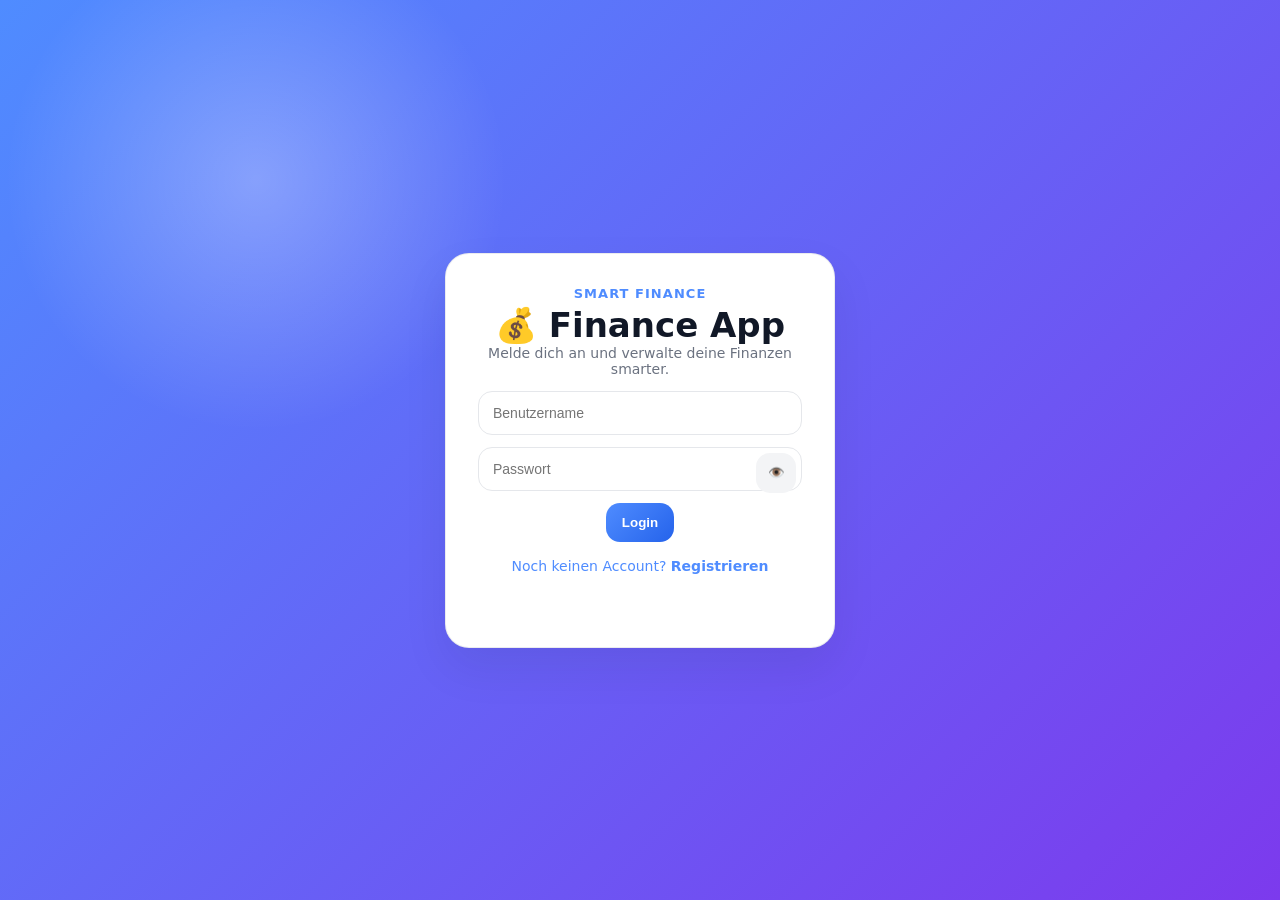
<file: login.html>
<!DOCTYPE html>
<html lang="de">
<head><meta charset="UTF-8" /><meta name="viewport" content="width=device-width, initial-scale=1.0" /><title>Login | Finance App</title><link rel="stylesheet" href="styles.css" /></head>
<body class="login-body">
  <section class="auth-card"><p class="eyebrow">Smart Finance</p><h1>💰 Finance App</h1><p class="auth-subtitle">Melde dich an und verwalte deine Finanzen smarter.</p><input id="login-username" placeholder="Benutzername" autocomplete="username" /><div class="password-row"><input id="login-password" type="password" placeholder="Passwort" autocomplete="current-password" /><button type="button" onclick="togglePassword('login-password')">👁️</button></div><button class="primary-btn" onclick="login()">Login</button><p class="switch-link" onclick="openRegister()">Noch keinen Account? <b>Registrieren</b></p><p id="msg" class="message"></p></section>
  <div id="register-modal" class="modal hidden"><div class="modal-content"><button class="close-btn" onclick="closeRegister()">×</button><h2>Account erstellen</h2><p class="auth-subtitle">Registriere dich kostenlos.</p><input id="register-username" placeholder="Benutzername" autocomplete="username" /><div class="password-row"><input id="register-password" type="password" placeholder="Passwort" autocomplete="new-password" /><button type="button" onclick="togglePassword('register-password')">👁️</button></div><div class="password-row"><input id="confirm-password" type="password" placeholder="Passwort bestätigen" autocomplete="new-password" /><button type="button" onclick="togglePassword('confirm-password')">👁️</button></div><div class="strength-bar"><div id="strength-fill"></div></div><p id="strength-text" class="message"></p><button class="primary-btn" onclick="register()">Register Now</button></div></div>
  <div id="app-transition" class="app-transition hidden"><div class="transition-box"><div class="spinner"></div><p>Dashboard wird geladen...</p></div></div>
  <script src="login.js"></script>
</body>
</html>
</file>
<file: styles.css>
*{box-sizing:border-box}:root{--bg:#f4f7fb;--card:#fff;--text:#111827;--muted:#6b7280;--primary:#4f8cff;--primary-dark:#2563eb;--green:#22c55e;--red:#ef4444;--border:#e5e7eb;--shadow:0 20px 45px rgba(15,23,42,.08)}body{margin:0;font-family:Inter,"Segoe UI",system-ui,sans-serif;color:var(--text)}.dashboard-body{background:radial-gradient(circle at top left,rgba(79,140,255,.16),transparent 34%),var(--bg)}.app-shell{max-width:1180px;margin:0 auto;padding:28px}.topbar{display:flex;align-items:center;justify-content:space-between;margin-bottom:24px}.eyebrow{color:var(--primary);font-weight:700;font-size:13px;margin:0 0 4px;text-transform:uppercase;letter-spacing:.08em}h1,h2,h3,p{margin-top:0}h1{margin-bottom:0;font-size:34px}h2{margin-bottom:4px;font-size:19px}.panel-head{display:flex;justify-content:space-between;align-items:flex-start;margin-bottom:12px}.panel-head p,.auth-subtitle{color:var(--muted);font-size:14px}.summary-grid{display:grid;grid-template-columns:1.4fr 1fr 1fr;gap:18px;margin-bottom:18px}.summary-card,.panel,.auth-card,.modal-content,.timeout-box{background:var(--card);border:1px solid rgba(229,231,235,.8);border-radius:24px;box-shadow:var(--shadow)}.summary-card{padding:22px}.summary-card span{display:block;color:var(--muted);font-size:14px;margin-bottom:8px}.summary-card strong{display:block;font-size:30px}.balance-card{color:#fff;background:linear-gradient(135deg,var(--primary),#7c3aed)}.balance-card span{color:rgba(255,255,255,.8)}.income-text{color:var(--green)}.expense-text{color:var(--red)}.dashboard-grid{display:grid;grid-template-columns:1.5fr 1fr;gap:18px;margin-bottom:18px}.content-grid{display:grid;grid-template-columns:.85fr 1.15fr;gap:18px}.panel{padding:20px}.wide{grid-row:span 2}.chart-panel{min-height:310px}.chart-panel canvas{max-height:245px}.form-grid{display:grid;gap:10px}input,select{width:100%;border:1px solid var(--border);background:#fff;padding:13px 14px;border-radius:14px;font-size:14px;outline:none;margin-bottom:12px}input:focus,select:focus{border-color:var(--primary);box-shadow:0 0 0 4px rgba(79,140,255,.12)}button,.primary-btn,.ghost-btn{border:none;cursor:pointer;border-radius:14px;padding:12px 16px;font-weight:700;transition:.2s ease}button,.primary-btn{color:#fff;background:linear-gradient(135deg,var(--primary),var(--primary-dark))}button:hover,.primary-btn:hover,.ghost-btn:hover{transform:translateY(-1px)}.ghost-btn{color:var(--primary);background:#fff;border:1px solid var(--border)}.transaction-list{display:grid;gap:10px}.transaction-item{display:flex;align-items:center;justify-content:space-between;padding:13px;border:1px solid var(--border);border-radius:16px;background:#fbfdff}.transaction-name{font-weight:700}.transaction-meta{display:block;color:var(--muted);font-size:12px;margin-top:2px}.transaction-amount{font-weight:800}.empty-state{color:var(--muted);padding:18px;text-align:center}.login-body{min-height:100vh;display:grid;place-items:center;background:radial-gradient(circle at 20% 20%,rgba(255,255,255,.28),transparent 20%),linear-gradient(135deg,#4f8cff,#7c3aed);padding:20px}.auth-card{width:100%;max-width:390px;padding:32px;text-align:center}.password-row{position:relative}.password-row input{padding-right:52px}.password-row button{position:absolute;right:6px;top:6px;width:40px;height:40px;padding:0;background:#f3f4f6;color:#111827}.switch-link{margin:16px 0 0;color:var(--primary);cursor:pointer;font-size:14px}.message{min-height:18px;color:var(--muted);font-size:13px;margin-top:10px}.hidden{display:none!important}.modal,.timeout-modal,.app-transition{position:fixed;inset:0;display:grid;place-items:center;z-index:1000}.modal,.timeout-modal{background:rgba(15,23,42,.55);backdrop-filter:blur(5px)}.modal-content{position:relative;width:min(92vw,420px);padding:30px;text-align:center}.close-btn{position:absolute;right:14px;top:14px;width:34px;height:34px;padding:0;background:#f3f4f6;color:var(--text)}.strength-bar{height:7px;background:#eef2ff;border-radius:999px;overflow:hidden;margin-top:4px}#strength-fill{height:100%;width:0;border-radius:999px;transition:width .25s ease,background .25s ease}.app-transition{background:linear-gradient(135deg,#4f8cff,#7c3aed);color:#fff}.transition-box{text-align:center}.spinner{width:52px;height:52px;border:5px solid rgba(255,255,255,.28);border-top-color:#fff;border-radius:50%;margin:0 auto 16px;animation:spin 1s linear infinite}.timeout-box{width:min(92vw,360px);padding:28px;text-align:center}@keyframes spin{to{transform:rotate(360deg)}}@media(max-width:850px){.summary-grid,.dashboard-grid,.content-grid{grid-template-columns:1fr}.wide{grid-row:auto}.topbar{align-items:flex-start;gap:16px}}
</file>
